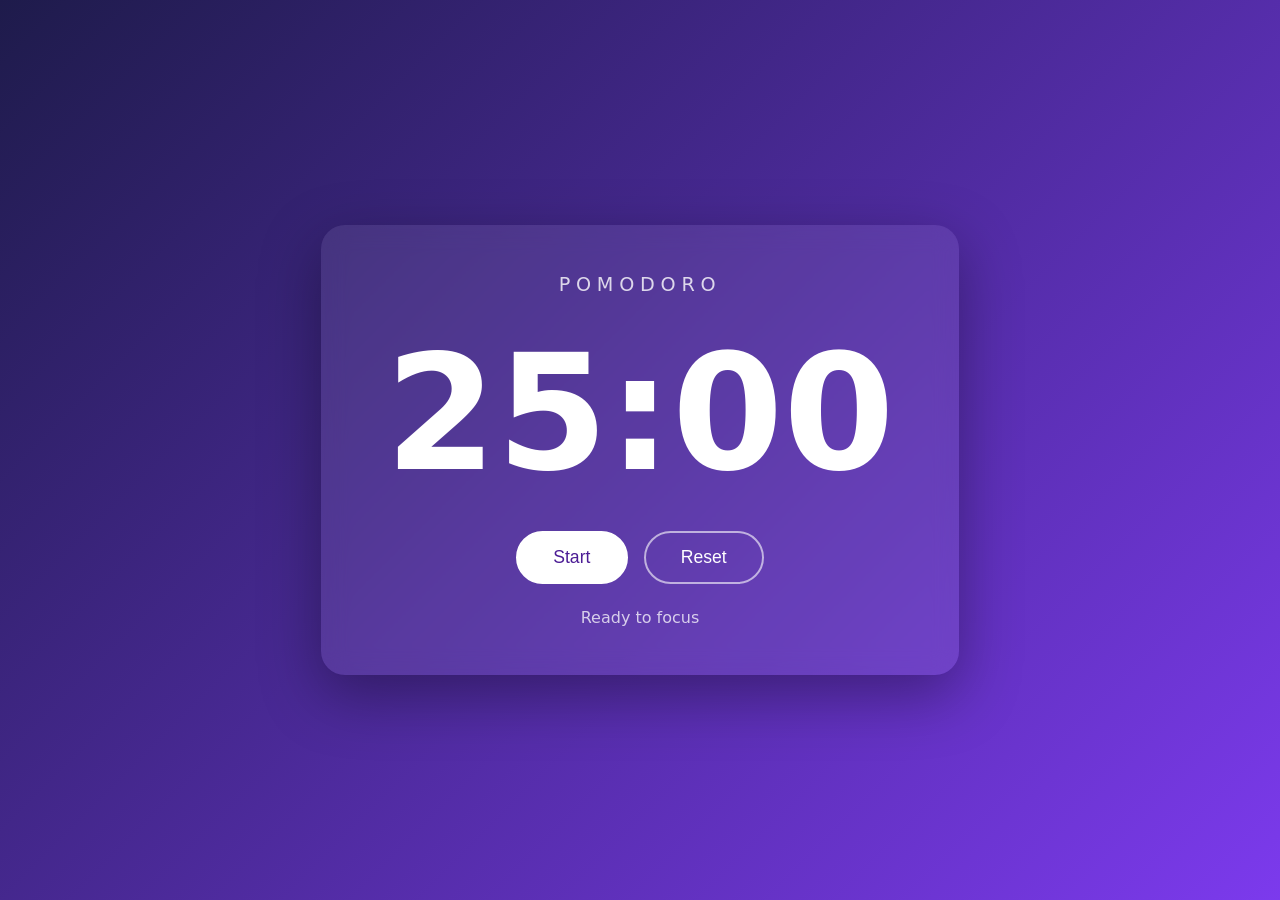
<file: prompt1/index.html>
<!DOCTYPE html>
<html lang="en">
<head>
  <meta charset="UTF-8" />
  <meta name="viewport" content="width=device-width, initial-scale=1.0" />
  <title>Pomodoro Timer</title>
  <link rel="stylesheet" href="style.css" />
</head>
<body>
  <main class="card">
    <h1>Pomodoro</h1>
    <div id="display" class="display">25:00</div>
    <div class="controls">
      <button id="startBtn" class="btn primary">Start</button>
      <button id="resetBtn" class="btn">Reset</button>
    </div>
    <p id="status" class="status">Ready to focus</p>
  </main>
  <script src="script.js"></script>
</body>
</html>
</file>
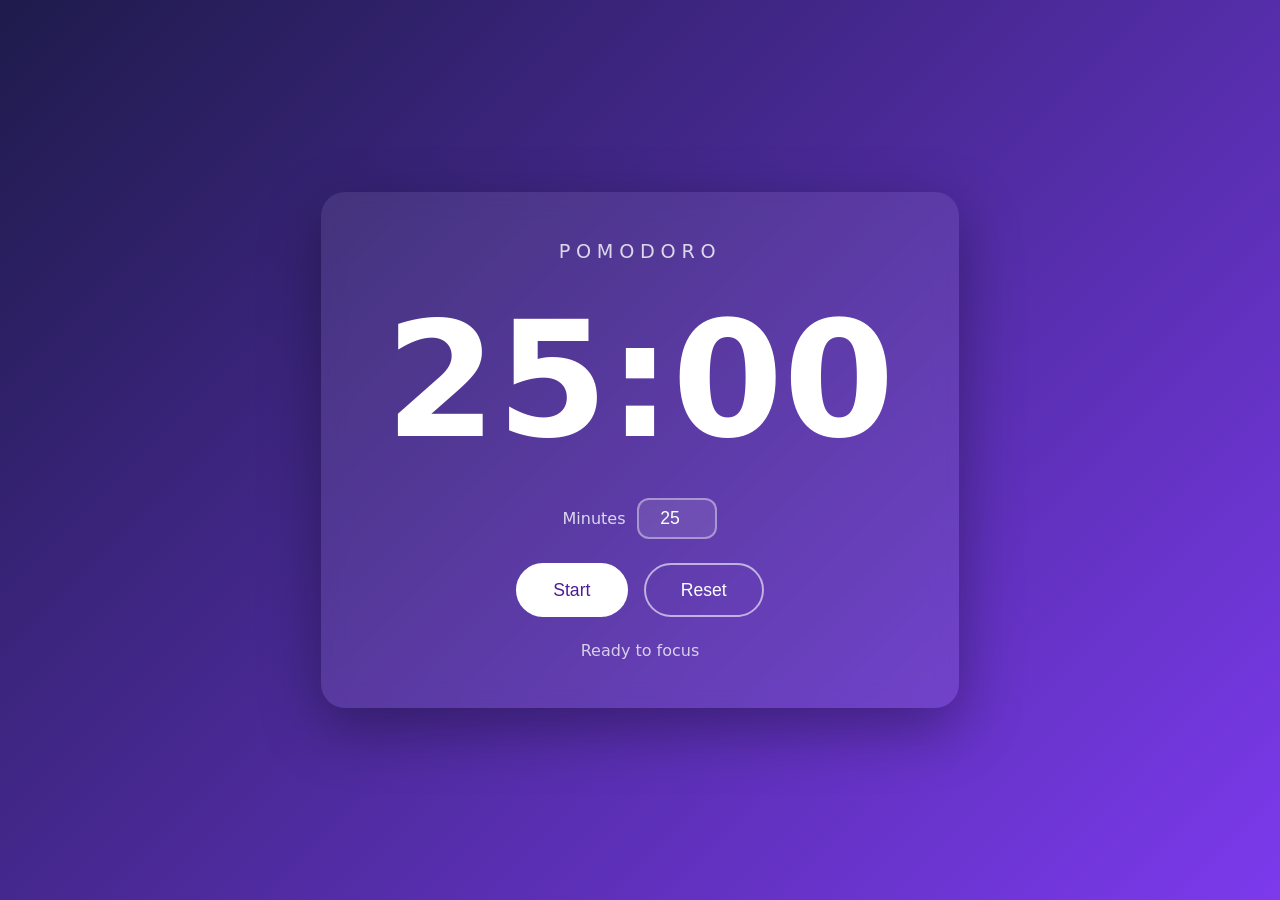
<file: prompt2/index.html>
<!DOCTYPE html>
<html lang="en">
<head>
  <meta charset="UTF-8" />
  <meta name="viewport" content="width=device-width, initial-scale=1.0" />
  <title>Pomodoro Timer</title>
  <link rel="stylesheet" href="style.css" />
</head>
<body>
  <main class="card">
    <h1>Pomodoro</h1>
    <div id="display" class="display">25:00</div>

    <div class="custom-time">
      <label for="minutesInput">Minutes</label>
      <input id="minutesInput" type="number" min="1" max="180" value="25" />
    </div>

    <div class="controls">
      <button id="startBtn" class="btn primary">Start</button>
      <button id="resetBtn" class="btn">Reset</button>
    </div>
    <p id="status" class="status">Ready to focus</p>
  </main>
  <script src="script.js"></script>
</body>
</html>
</file>
<file: prompt1/style.css>
* {
  box-sizing: border-box;
  margin: 0;
  padding: 0;
}

body {
  min-height: 100vh;
  display: grid;
  place-items: center;
  font-family: "Segoe UI", system-ui, sans-serif;
  background: linear-gradient(135deg, #1e1b4b, #7c3aed);
  color: #fff;
}

.card {
  text-align: center;
  padding: 3rem 4rem;
  border-radius: 24px;
  background: rgba(255, 255, 255, 0.08);
  backdrop-filter: blur(12px);
  box-shadow: 0 20px 60px rgba(0, 0, 0, 0.35);
}

h1 {
  font-weight: 300;
  letter-spacing: 0.3em;
  text-transform: uppercase;
  font-size: 1.2rem;
  opacity: 0.8;
}

.display {
  font-size: clamp(5rem, 18vw, 10rem);
  font-weight: 700;
  font-variant-numeric: tabular-nums;
  margin: 1.5rem 0;
}

.controls {
  display: flex;
  gap: 1rem;
  justify-content: center;
}

.btn {
  padding: 0.9rem 2.2rem;
  font-size: 1.1rem;
  border: 2px solid rgba(255, 255, 255, 0.6);
  border-radius: 999px;
  background: transparent;
  color: #fff;
  cursor: pointer;
  transition: transform 0.15s, background 0.2s;
}

.btn:hover {
  transform: translateY(-2px);
  background: rgba(255, 255, 255, 0.15);
}

.btn.primary {
  background: #fff;
  color: #4c1d95;
  border-color: #fff;
}

.btn.primary:hover {
  background: #ede9fe;
}

.status {
  margin-top: 1.5rem;
  opacity: 0.75;
}
</file>
<file: prompt2/style.css>
* {
  box-sizing: border-box;
  margin: 0;
  padding: 0;
}

body {
  min-height: 100vh;
  display: grid;
  place-items: center;
  font-family: "Segoe UI", system-ui, sans-serif;
  background: linear-gradient(135deg, #1e1b4b, #7c3aed);
  color: #fff;
}

.card {
  text-align: center;
  padding: 3rem 4rem;
  border-radius: 24px;
  background: rgba(255, 255, 255, 0.08);
  backdrop-filter: blur(12px);
  box-shadow: 0 20px 60px rgba(0, 0, 0, 0.35);
}

h1 {
  font-weight: 300;
  letter-spacing: 0.3em;
  text-transform: uppercase;
  font-size: 1.2rem;
  opacity: 0.8;
}

.display {
  font-size: clamp(5rem, 18vw, 10rem);
  font-weight: 700;
  font-variant-numeric: tabular-nums;
  margin: 1.5rem 0;
}

.custom-time {
  display: flex;
  align-items: center;
  justify-content: center;
  gap: 0.75rem;
  margin-bottom: 1.5rem;
}

.custom-time label {
  opacity: 0.8;
}

.custom-time input {
  width: 5rem;
  padding: 0.5rem;
  font-size: 1.1rem;
  text-align: center;
  border: 2px solid rgba(255, 255, 255, 0.4);
  border-radius: 12px;
  background: rgba(255, 255, 255, 0.1);
  color: #fff;
}

.custom-time input:disabled {
  opacity: 0.5;
}

.controls {
  display: flex;
  gap: 1rem;
  justify-content: center;
}

.btn {
  padding: 0.9rem 2.2rem;
  font-size: 1.1rem;
  border: 2px solid rgba(255, 255, 255, 0.6);
  border-radius: 999px;
  background: transparent;
  color: #fff;
  cursor: pointer;
  transition: transform 0.15s, background 0.2s;
}

.btn:hover {
  transform: translateY(-2px);
  background: rgba(255, 255, 255, 0.15);
}

.btn.primary {
  background: #fff;
  color: #4c1d95;
  border-color: #fff;
}

.btn.primary:hover {
  background: #ede9fe;
}

.status {
  margin-top: 1.5rem;
  opacity: 0.75;
}
</file>
